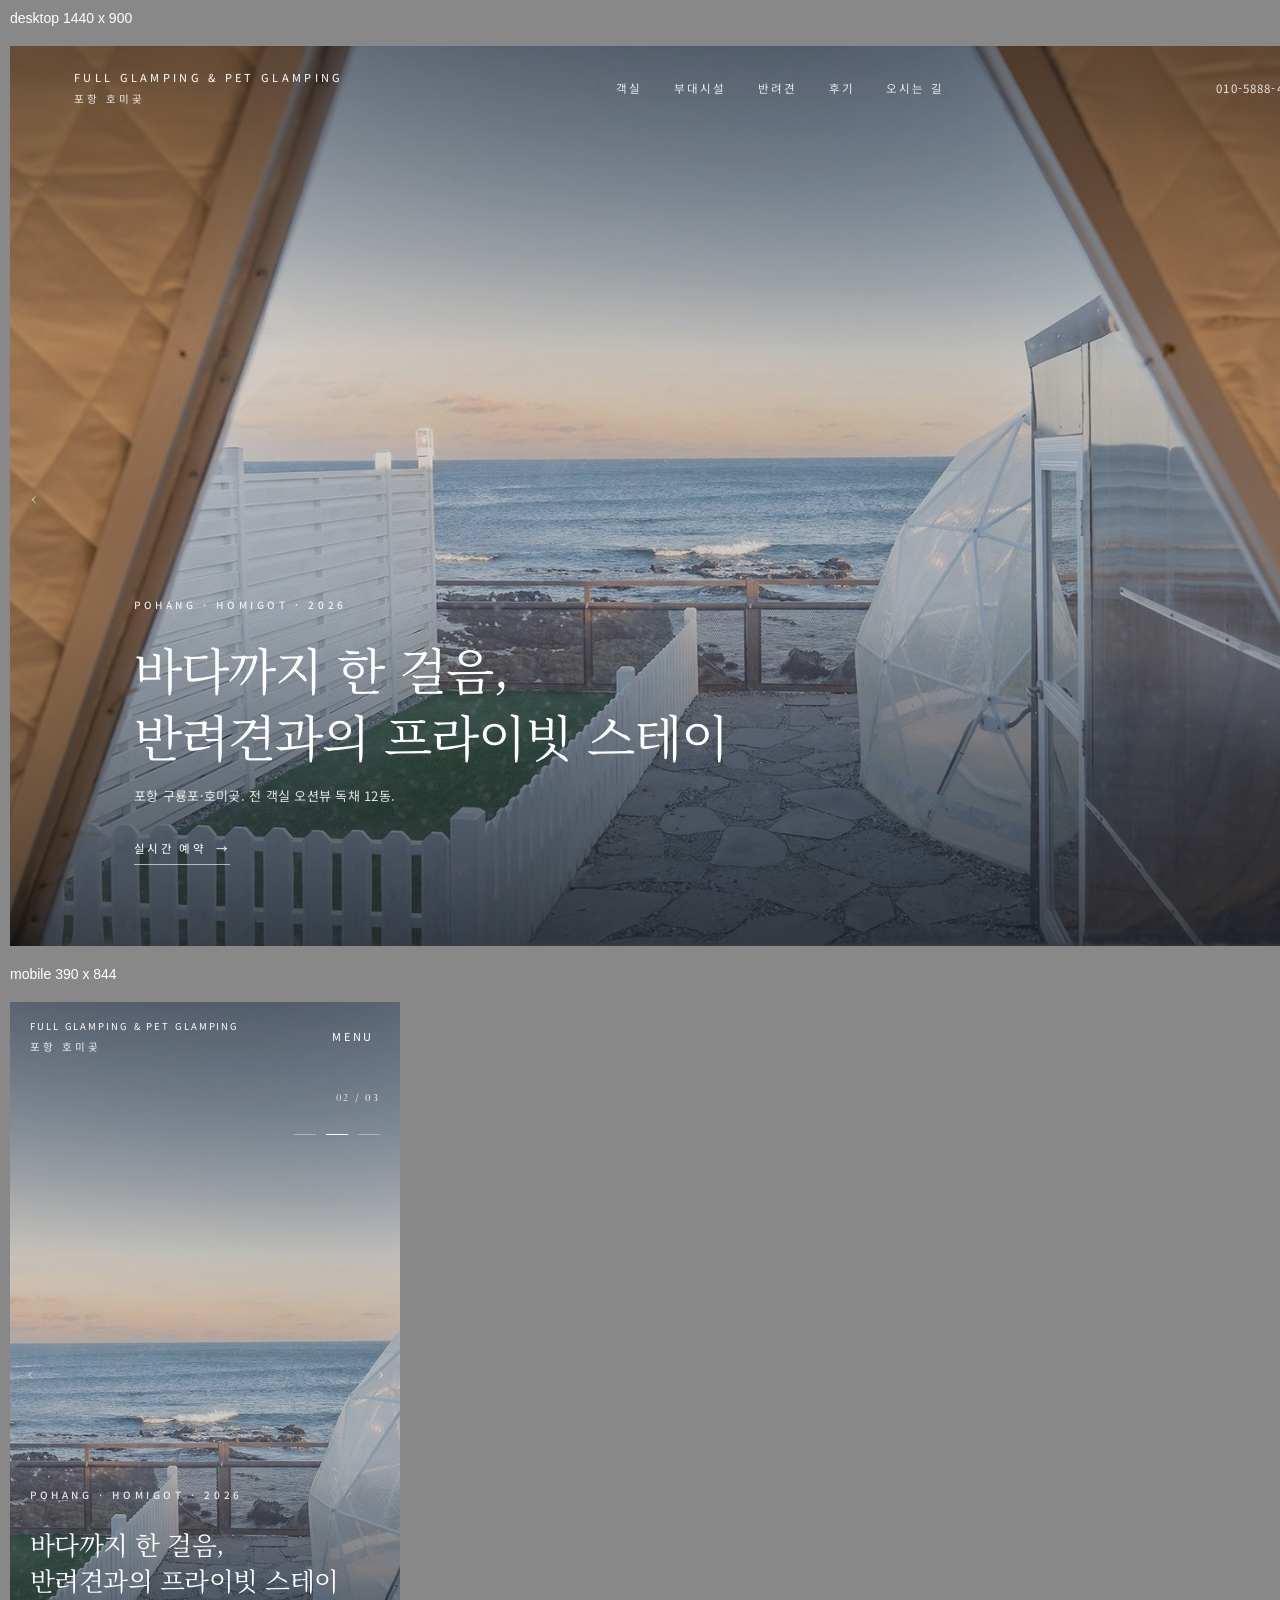
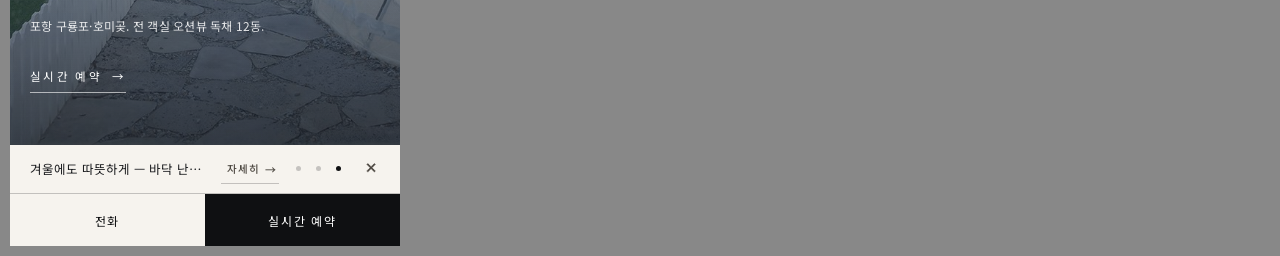
<file: _preview.html>
<!doctype html><html><head><meta charset="utf-8"><title>preview</title>
<style>body{margin:0;background:#888;display:flex;flex-direction:column;align-items:flex-start;gap:20px;padding:10px}
h3{color:#fff;font:14px sans-serif;margin:0}
iframe{border:0;background:#fff;display:block}
#d{width:1440px;height:900px}#m{width:390px;height:844px}</style></head><body>
<h3>desktop 1440 x 900</h3><iframe id="d" src="index.html?p=1"></iframe>
<h3>mobile 390 x 844</h3><iframe id="m" src="index.html?p=1"></iframe>
</body></html>
</file>
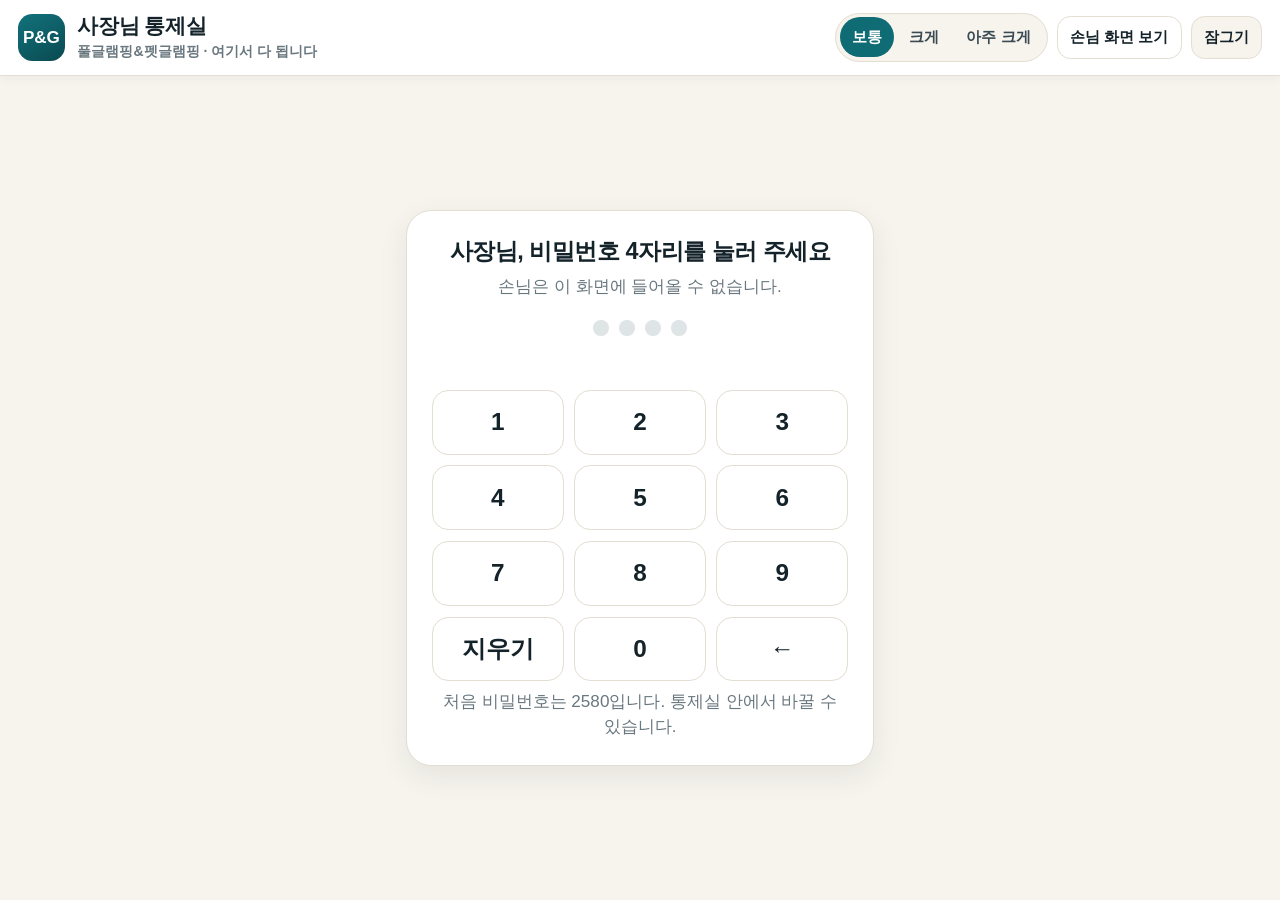
<file: admin.html>
<!doctype html>
<html lang="ko">
<head>
<meta charset="utf-8">
<meta name="viewport" content="width=device-width, initial-scale=1, viewport-fit=cover">
<title>사장님 통제실 — 풀글램핑&펫글램핑</title>
<meta name="robots" content="noindex, nofollow">
<meta name="theme-color" content="#0f6b74">
<link rel="icon" href="data:image/svg+xml,%3Csvg xmlns='http://www.w3.org/2000/svg' viewBox='0 0 64 64'%3E%3Crect width='64' height='64' rx='16' fill='%230f6b74'/%3E%3Ctext x='50%25' y='56%25' text-anchor='middle' font-family='Helvetica,Arial' font-size='24' font-weight='bold' fill='white'%3EP%26G%3C/text%3E%3C/svg%3E">
<link rel="stylesheet" href="assets/css/admin.css">
</head>
<body>

<!-- ================= 상단 바 ================= -->
<header class="appbar">
  <span class="mark">P&amp;G</span>
  <div>
    <h1>사장님 통제실</h1>
    <div class="sub">풀글램핑&amp;펫글램핑 · 여기서 다 됩니다</div>
  </div>
  <div class="appbar-right">
    <div class="fontctl" role="group" aria-label="글씨 크기">
      <button type="button" data-font-set="normal" aria-pressed="true">보통</button>
      <button type="button" data-font-set="lg" aria-pressed="false">크게</button>
      <button type="button" data-font-set="xl" aria-pressed="false">아주 크게</button>
    </div>
    <a class="btn btn-ghost btn-sm" href="index.html" target="_blank" rel="noopener">손님 화면 보기</a>
    <button class="btn btn-soft btn-sm" type="button" id="lockBtn">잠그기</button>
  </div>
</header>

<!-- ================= 잠금 화면 ================= -->
<div class="lock" id="lockScreen">
  <div class="lock-card" id="lockCard">
    <h2>사장님, 비밀번호 4자리를 눌러 주세요</h2>
    <p>손님은 이 화면에 들어올 수 없습니다.</p>
    <div class="dots" id="pinDots"><i></i><i></i><i></i><i></i></div>
    <div class="pin-msg" id="pinMsg"></div>
    <div class="pinpad" id="pinPad">
      <button type="button" data-k="1">1</button><button type="button" data-k="2">2</button><button type="button" data-k="3">3</button>
      <button type="button" data-k="4">4</button><button type="button" data-k="5">5</button><button type="button" data-k="6">6</button>
      <button type="button" data-k="7">7</button><button type="button" data-k="8">8</button><button type="button" data-k="9">9</button>
      <button type="button" data-k="clear">지우기</button><button type="button" data-k="0">0</button><button type="button" data-k="back">←</button>
    </div>
    <p class="lock-tip" id="pinTip"></p>
  </div>
</div>

<!-- ================= 통제실 본문 ================= -->
<div class="wrap hidden" id="app">

  <!-- 요약 -->
  <section class="section" aria-label="오늘 할 일">
    <div class="section-head"><h2>오늘 할 일</h2><span class="hint" id="todayLabel"></span></div>
    <div class="sum-grid" id="sumGrid"></div>
  </section>

  <!-- 탭 -->
  <div class="tabs" id="tabs" role="tablist">
    <button type="button" role="tab" data-tab="creators" aria-selected="true">체험단 예약</button>
    <button type="button" role="tab" data-tab="reviews" aria-selected="false">후기·검색 노출</button>
    <button type="button" role="tab" data-tab="channels" aria-selected="false">우리 채널</button>
    <button type="button" role="tab" data-tab="site" aria-selected="false">손님 페이지 관리</button>
    <button type="button" role="tab" data-tab="reviewsPick" aria-selected="false">홈페이지 후기 고르기</button>
    <button type="button" role="tab" data-tab="save" aria-selected="false">저장·설정</button>
  </div>

  <div id="panel"></div>
</div>

<!-- ================= 하단 저장 바 ================= -->
<div class="savebar hidden" id="saveBar">
  <a class="btn btn-soft" href="index.html" target="_blank" rel="noopener">손님 화면 보기</a>
  <button class="btn btn-primary" type="button" id="saveBtn">저장하기</button>
</div>

<div class="toast" id="toast"></div>

<script src="assets/js/site-data.js"></script>
<script src="assets/js/fontsize.js"></script>
<script src="assets/js/admin-page.js"></script>
</body>
</html>
</file>
<file: assets/css/admin.css>
/* ==========================================================================
   사장님 통제실 — 큰 글씨·큰 버튼, 휴대폰 먼저
   ========================================================================== */

:root{
  --ink:#14222a;
  --ink-2:#3a4a53;
  --muted:#69777f;
  --line:#e3ddd2;
  --bg:#f7f4ee;
  --card:#fff;
  --ok:#1c8a52;
  --ok-bg:#e8f6ee;
  --warn:#c9761a;
  --warn-bg:#fdf2e2;
  --bad:#c8402f;
  --bad-bg:#fdeceb;
  --info:#176b8a;
  --info-bg:#e8f3f8;
  --sea:#0f6b74;
  --sea-dark:#0a4a51;
  --radius:1rem;
  --font:"Pretendard Variable",Pretendard,-apple-system,BlinkMacSystemFont,"Apple SD Gothic Neo","Malgun Gothic","맑은 고딕","Noto Sans KR",Arial,sans-serif;
}

*,*::before,*::after{box-sizing:border-box}
html{font-size:17px}
html[data-font="lg"]{font-size:19px}
html[data-font="xl"]{font-size:21px}
body{
  margin:0; background:var(--bg); color:var(--ink); font-family:var(--font);
  line-height:1.6; -webkit-font-smoothing:antialiased; word-break:keep-all;
  overflow-x:hidden;
}
h1,h2,h3,h4{margin:0; line-height:1.3; letter-spacing:-.02em}
p{margin:0}
a{color:inherit}
button{font-family:inherit}
img{max-width:100%}
.sr{position:absolute;width:1px;height:1px;overflow:hidden;clip:rect(0 0 0 0)}

/* ---------- 상단 바 ---------- */
.appbar{
  position:sticky; top:0; z-index:50; background:#fff; border-bottom:1px solid var(--line);
  padding:.7rem 1rem; display:flex; align-items:center; gap:.7rem; flex-wrap:wrap;
  box-shadow:0 2px 12px rgba(20,34,42,.05);
}
.appbar .mark{
  width:2.6rem;height:2.6rem;flex:0 0 2.6rem;border-radius:.8rem;display:grid;place-items:center;
  background:linear-gradient(150deg,#12727c,#0a4a51);color:#fff;font-weight:900;font-size:.95rem;
}
.appbar h1{font-size:1.15rem}
.appbar .sub{font-size:.78rem;color:var(--muted);font-weight:700}
.appbar-right{margin-left:auto;display:flex;align-items:center;gap:.5rem;flex-wrap:wrap}

.fontctl{display:inline-flex;align-items:center;background:var(--bg);border:1px solid var(--line);border-radius:999px;padding:.2rem;gap:.15rem}
.fontctl button{
  border:0;background:transparent;color:var(--ink-2);font-weight:800;font-size:.85rem;
  padding:.45em .8em;border-radius:999px;min-height:2.2rem;
}
.fontctl button[aria-pressed="true"]{background:var(--sea);color:#fff}

/* ---------- 버튼 ---------- */
.btn{
  display:inline-flex;align-items:center;justify-content:center;gap:.4em;
  border-radius:.75rem;border:1px solid transparent;font-weight:800;font-size:.95rem;
  padding:.7em 1em;min-height:2.9rem;text-decoration:none;cursor:pointer;line-height:1.2;
}
.btn:active{transform:translateY(1px)}
.btn-primary{background:var(--sea);color:#fff}
.btn-ok{background:var(--ok);color:#fff}
.btn-warn{background:var(--warn);color:#fff}
.btn-bad{background:var(--bad);color:#fff}
.btn-ghost{background:#fff;border-color:var(--line);color:var(--ink)}
.btn-soft{background:var(--bg);border-color:var(--line);color:var(--ink)}
.btn-lg{font-size:1.05rem;min-height:3.4rem;padding:.8em 1.1em}
.btn-sm{font-size:.85rem;min-height:2.4rem;padding:.45em .8em}
.btn-block{width:100%}
.btn[disabled]{opacity:.55;cursor:default}
.btn-row{display:flex;gap:.5rem;flex-wrap:wrap}

/* ---------- 공통 ---------- */
.wrap{width:min(100% - 1.6rem, 60rem);margin-inline:auto;padding-bottom:6rem}
.section{margin-top:1.1rem}
.section-head{display:flex;align-items:center;gap:.6rem;margin:0 .2rem .6rem}
.section-head h2{font-size:1.15rem}
.section-head .hint{font-size:.8rem;color:var(--muted);font-weight:700;margin-left:auto}
.card{background:var(--card);border:1px solid var(--line);border-radius:var(--radius);padding:1rem;box-shadow:0 2px 10px rgba(20,34,42,.05)}
.card + .card{margin-top:.8rem}
.muted{color:var(--muted)}
.small{font-size:.82rem}
.row{display:flex;align-items:center;gap:.6rem;flex-wrap:wrap}
.between{display:flex;align-items:center;justify-content:space-between;gap:.6rem;flex-wrap:wrap}

/* 상태 색 ---------- */
.pill{display:inline-flex;align-items:center;gap:.3em;font-size:.82rem;font-weight:900;padding:.3em .7em;border-radius:999px;white-space:nowrap}
.pill.ok{background:var(--ok-bg);color:var(--ok)}
.pill.warn{background:var(--warn-bg);color:var(--warn)}
.pill.bad{background:var(--bad-bg);color:var(--bad)}
.pill.info{background:var(--info-bg);color:var(--info)}
.pill.gray{background:#eef0f1;color:#5b6a72}

/* ---------- 잠금 화면 ---------- */
.lock{min-height:calc(100vh - 4.2rem);display:flex;align-items:center;justify-content:center;padding:1.2rem}
.lock-card{width:min(100%,26rem);background:#fff;border:1px solid var(--line);border-radius:1.4rem;padding:1.4rem;box-shadow:0 10px 30px rgba(20,34,42,.08);text-align:center}
.lock-card h2{font-size:1.3rem}
.lock-card p{font-size:.95rem;color:var(--muted);margin-top:.4rem}
.dots{display:flex;justify-content:center;gap:.6rem;margin:1.1rem 0 .4rem}
.dots i{width:.85rem;height:.85rem;border-radius:50%;background:#dfe4e6;display:block}
.dots i.on{background:var(--sea)}
.pinpad{display:grid;grid-template-columns:repeat(3,1fr);gap:.6rem;margin-top:1rem}
.pinpad button{
  min-height:3.6rem;font-size:1.35rem;font-weight:800;border-radius:.9rem;border:1px solid var(--line);
  background:#fff;color:var(--ink);
}
.pinpad button:active{background:var(--bg)}
.pin-msg{min-height:1.4rem;font-size:.9rem;font-weight:800;color:var(--bad);margin-top:.6rem}
.lock-tip{font-size:.78rem;color:var(--muted);margin-top:.8rem;line-height:1.5}
.shake{animation:shake .35s}
@keyframes shake{0%,100%{transform:translateX(0)}25%{transform:translateX(-6px)}75%{transform:translateX(6px)}}

/* ---------- 요약 ---------- */
.sum-grid{display:grid;grid-template-columns:1fr 1fr;gap:.6rem}
.sum{background:#fff;border:1px solid var(--line);border-left-width:.35rem;border-radius:.9rem;padding:.85rem .9rem}
.sum b{display:block;font-size:1.7rem;line-height:1.1;letter-spacing:-.03em}
.sum span{font-size:.85rem;font-weight:800;color:var(--ink-2)}
.sum.warn{border-left-color:var(--warn)}
.sum.bad{border-left-color:var(--bad)}
.sum.ok{border-left-color:var(--ok)}
.sum.info{border-left-color:var(--info)}

/* ---------- 체험단 카드 ---------- */
.creator{position:relative}
.creator .top{display:flex;align-items:flex-start;gap:.7rem;flex-wrap:wrap}
.creator .when{font-size:1.25rem;font-weight:900;letter-spacing:-.02em}
.creator .when small{display:block;font-size:.8rem;font-weight:800;color:var(--muted);letter-spacing:0}
.creator .who{font-size:1rem;font-weight:800;margin-top:.15rem}
.creator .meta{font-size:.88rem;color:var(--muted);font-weight:700}
.creator .actions{display:flex;gap:.5rem;flex-wrap:wrap;margin-top:.8rem}
.creator .actions .btn{flex:1 1 auto}
.divider{height:1px;background:var(--line);margin:.9rem 0}
.kv{display:flex;justify-content:space-between;gap:.6rem;padding:.35rem 0;font-size:.9rem}
.kv span{color:var(--muted);font-weight:700}
.kv strong{text-align:right}

/* 검색 노출 줄 */
.kw{display:flex;align-items:center;gap:.5rem;flex-wrap:wrap;padding:.5rem 0;border-bottom:1px dashed var(--line)}
.kw:last-child{border-bottom:0}
.kw .kw-name{font-weight:800;font-size:.92rem;flex:1 1 8rem;min-width:0}
.kw .btn{flex:0 0 auto}

/* 스위치 */
.switch{display:flex;align-items:center;gap:.6rem;font-weight:800;font-size:.95rem}
.switch input{position:absolute;opacity:0;width:1px;height:1px}
.switch .track{width:3.4rem;height:1.9rem;flex:0 0 3.4rem;border-radius:999px;background:#d7dcde;position:relative;transition:background .2s}
.switch .track::after{content:"";position:absolute;top:.2rem;left:.2rem;width:1.5rem;height:1.5rem;border-radius:50%;background:#fff;transition:transform .2s;box-shadow:0 1px 3px rgba(0,0,0,.2)}
.switch input:checked + .track{background:var(--ok)}
.switch input:checked + .track::after{transform:translateX(1.5rem)}
.switch input:focus-visible + .track{outline:2px solid var(--sea);outline-offset:2px}

/* 객실 상태 */
.room-grid{display:grid;grid-template-columns:1fr;gap:.6rem}
.room-item{display:flex;align-items:center;gap:.7rem;border:1px solid var(--line);border-radius:.9rem;padding:.7rem .8rem;background:#fff}
.room-item b{font-size:1.05rem}
.room-item .rname{font-size:.82rem;color:var(--muted);font-weight:700}
.room-item .btn{margin-left:auto;flex:0 0 auto}
.room-item.closed{border-color:#f0c6c0;background:#fdf3f1}

/* 입력 */
.field{margin-top:.7rem}
.field label{display:block;font-size:.85rem;font-weight:800;color:var(--ink-2);margin-bottom:.3rem}
.field input[type=text], .field input[type=tel], .field textarea{
  width:100%;border:1px solid var(--line);border-radius:.7rem;padding:.7rem .8rem;font:inherit;font-size:1rem;background:#fffdfa
}
.field textarea{min-height:4.2rem;resize:vertical;line-height:1.5}
.field input:focus,.field textarea:focus{outline:2px solid #b9e0e2;outline-offset:1px;border-color:var(--sea)}

/* 알림 안내 */
.notice-box{background:var(--info-bg);border:1px solid #cfe6ee;border-radius:.9rem;padding:.8rem .9rem;font-size:.88rem;color:#14556b;line-height:1.6}
.notice-box b{color:#0f4557}
.warn-box{background:var(--warn-bg);border:1px solid #f2d9b6;border-radius:.9rem;padding:.8rem .9rem;font-size:.88rem;color:#7a4a10;line-height:1.6}

/* 토스트 */
.toast{
  position:fixed;left:50%;bottom:1.2rem;transform:translate(-50%,1.5rem);z-index:200;
  background:#14222a;color:#fff;font-weight:800;font-size:.92rem;padding:.8rem 1.1rem;border-radius:999px;
  opacity:0;pointer-events:none;transition:all .25s;max-width:calc(100% - 2rem);text-align:center;
}
.toast.on{opacity:1;transform:translate(-50%,0)}

/* 하단 저장 바 */
.savebar{
  position:fixed;left:0;right:0;bottom:0;z-index:60;background:rgba(255,255,255,.97);
  border-top:1px solid var(--line);padding:.7rem 1rem calc(.7rem + env(safe-area-inset-bottom));
  display:flex;gap:.5rem;box-shadow:0 -6px 20px rgba(20,34,42,.08);
}
.savebar .btn{flex:1}

/* 탭 */
.tabs{display:flex;gap:.4rem;overflow-x:auto;padding:.2rem .1rem .6rem;scrollbar-width:none;margin-top:.9rem}
.tabs::-webkit-scrollbar{display:none}
.tabs button{
  border:1px solid var(--line);background:#fff;border-radius:999px;padding:.6em 1em;font-size:.9rem;font-weight:800;
  color:var(--ink-2);white-space:nowrap;min-height:2.7rem;
}
.tabs button[aria-selected="true"]{background:var(--ink);color:#fff;border-color:var(--ink)}

/* 탭 (휴대폰에서는 두 줄로 펼쳐서 모두 보이게) */
@media (max-width:639px){
  .tabs{flex-wrap:wrap; overflow-x:visible; gap:.45rem}
  .tabs button{flex:1 1 46%; text-align:center}
}

/* 넓은 화면 */
@media (min-width:640px){
  .sum-grid{grid-template-columns:repeat(4,1fr)}
  .room-grid{grid-template-columns:1fr 1fr}
}
@media (min-width:900px){
  html{font-size:18px}
  html[data-font="lg"]{font-size:20px}
  html[data-font="xl"]{font-size:22px}
  .room-grid{grid-template-columns:repeat(3,1fr)}
  .creator .actions .btn{flex:0 1 auto}
  .wrap{width:min(100% - 3rem, 64rem)}
}

.hidden{display:none !important}
</file>
